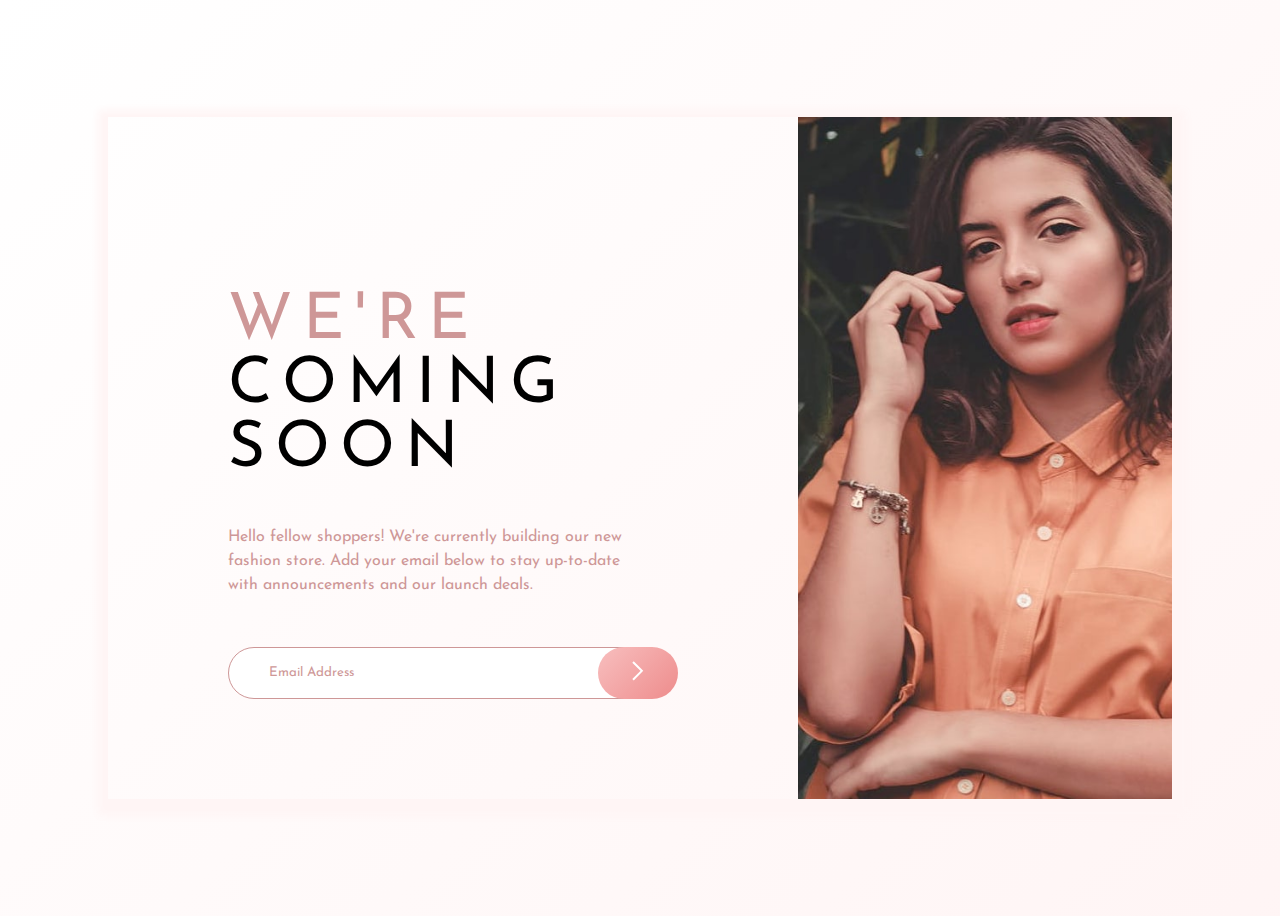
<file: Base Apparel coming soon page/index.html>
<!DOCTYPE html>
<html lang="en">
<head>
  <meta charset="UTF-8">
  <meta name="viewport" content="width=device-width, initial-scale=1.0">

  <link rel="icon" type="image/png" sizes="32x32" href="./images/favicon-32x32.png">
  <link rel="stylesheet" href="style.css"/>
  <link href="https://fonts.googleapis.com/css2?family=Josefin+Sans:wght@300;400;600&display=swap" rel="stylesheet">
  
  <title>Frontend Mentor | Base Apparel coming soon page</title>

</head>
<body>
  <div class="container">
    <div class="wrapper">
      <div class="form-box">
        <div class="form-box-content">
          <h1><span>We're</span> coming soon</h1>
          <p>
            Hello fellow shoppers! We're currently building our new fashion store. Add your email below to stay
            up-to-date with announcements and our launch deals.
          </p>
        </div>
        <form name="myForm" id="form" action="submit">
          <div class="form-wrapper">
            <input id="email" class="email" type="text" placeholder="Email Address"/>
            <img class="error-icon" src="images/icon-error.svg">
            <button type="submit" class="submit-email">
              <img src="images/icon-arrow.svg" alt=""/>
            </button>
          </div>
          <p class="invalid-email-message"></p>
        </form>
      </div>
      <div class="image-box"></div>
    </div>
  </div>

  <script src="main.js"></script>
</body>
</html>
</file>
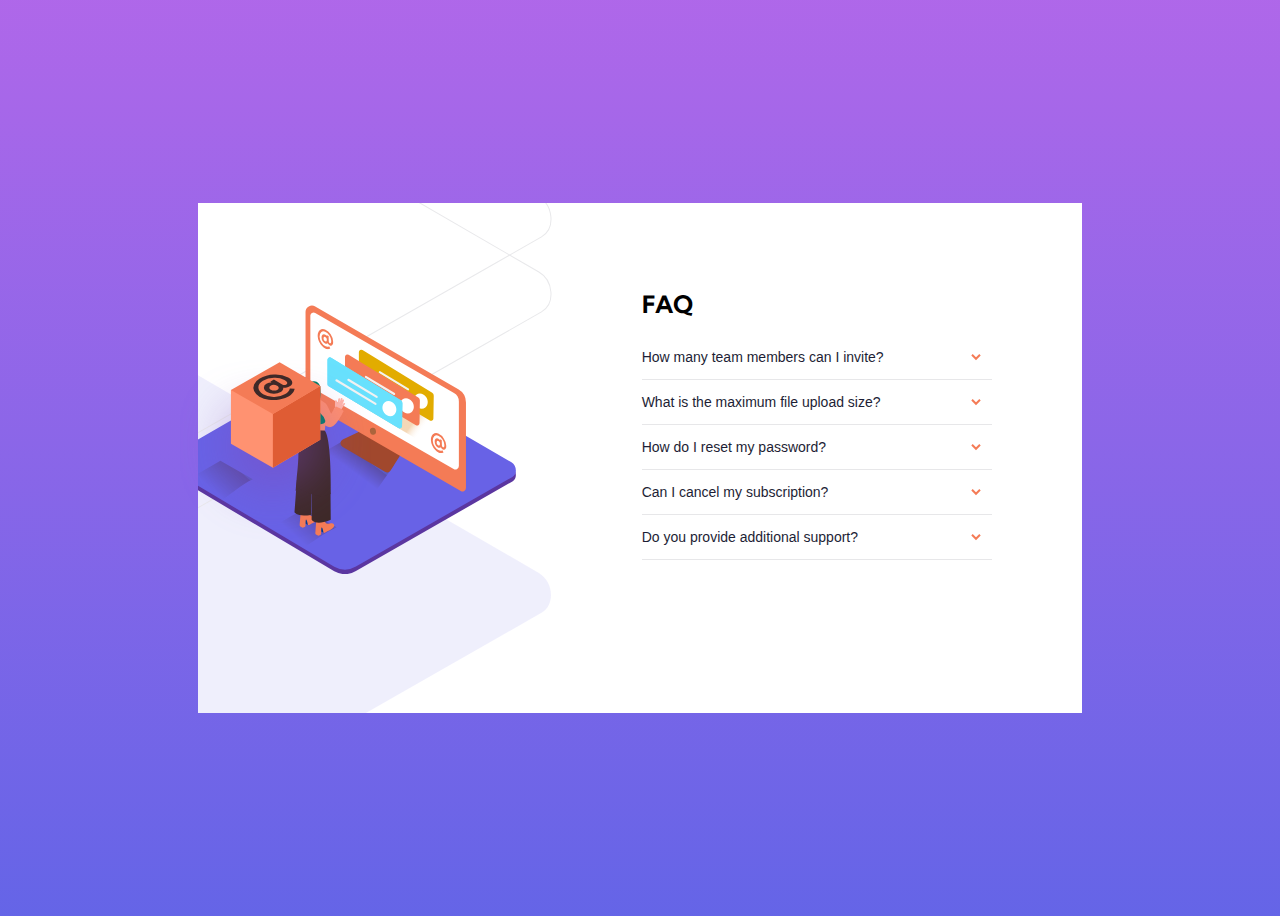
<file: Faq accordion card main/index.html>
<!DOCTYPE html>
<html lang="en">
<head>
  <meta charset="UTF-8">
  <meta name="viewport" content="width=device-width, initial-scale=1.0"> <!-- displays site properly based on user's device -->

  <link rel="icon" type="image/png" sizes="32x32" href="./images/favicon-32x32.png">
  <link rel="stylesheet" href="style.css"/>
  <link href="https://fonts.googleapis.com/css2?family=Kumbh+Sans:wght@400;700&display=swap" rel="stylesheet">
  
  <title>Single Price Grid Component</title>
<body>
  <div class="container">
    <div class="faq-section">
      <div class="image-section">
        <img class="women-image" src="images/illustration-woman-online-desktop.svg" alt=""/>
        <img class="box-image" src="images/illustration-box-desktop.svg" alt=""/>
      </div>
      <div class="content-section">
        <h1>FAQ</h1>
        <div class="accordion" id="accordion">
          <div class="accordion-item">
            <button class="accordion-header">
              <p>
                How many team members can I invite?
              </p>
              <img src="images/icon-arrow-down.svg" alt=""/>
            </button>
              <div class="accordion-body">
                <p>test</p>
              </div>
            </div>
          <div class="accordion-item">
            <button class="accordion-header">
              <p>
                What is the maximum file upload size?
              </p>
              <img src="images/icon-arrow-down.svg" alt=""/>
            </button>
              <div class="accordion-body">
                <p>No more than 2GB. All files in your account must fit your allotted storage space.</p>
              </div>
          </div>
          <div class="accordion-item">
            <button class="accordion-header">
              <p>
                How do I reset my password?
              </p>
              <img src="images/icon-arrow-down.svg" alt=""/>
            </button>
            <div class="accordion-body">
              <p>test</p>
            </div>
          </div>
          <div class="accordion-item">
            <button class="accordion-header">
              <p>
                Can I cancel my subscription?
              </p>
              <img src="images/icon-arrow-down.svg" alt=""/>
            </button>
            <div class="accordion-body">
              <p>test</p>
            </div>
          </div>
          <div class="accordion-item">
            <button class="accordion-header">
              <p>
                Do you provide additional support?
              </p>
              <img src="images/icon-arrow-down.svg" alt=""/>
            </button>
            <div class="accordion-body">
              <p>test</p>
            </div>
          </div>
        </div>
    </div>
  </div>
  </div>
    <script src="accordion.js"></script>
</body>
</html>
</file>
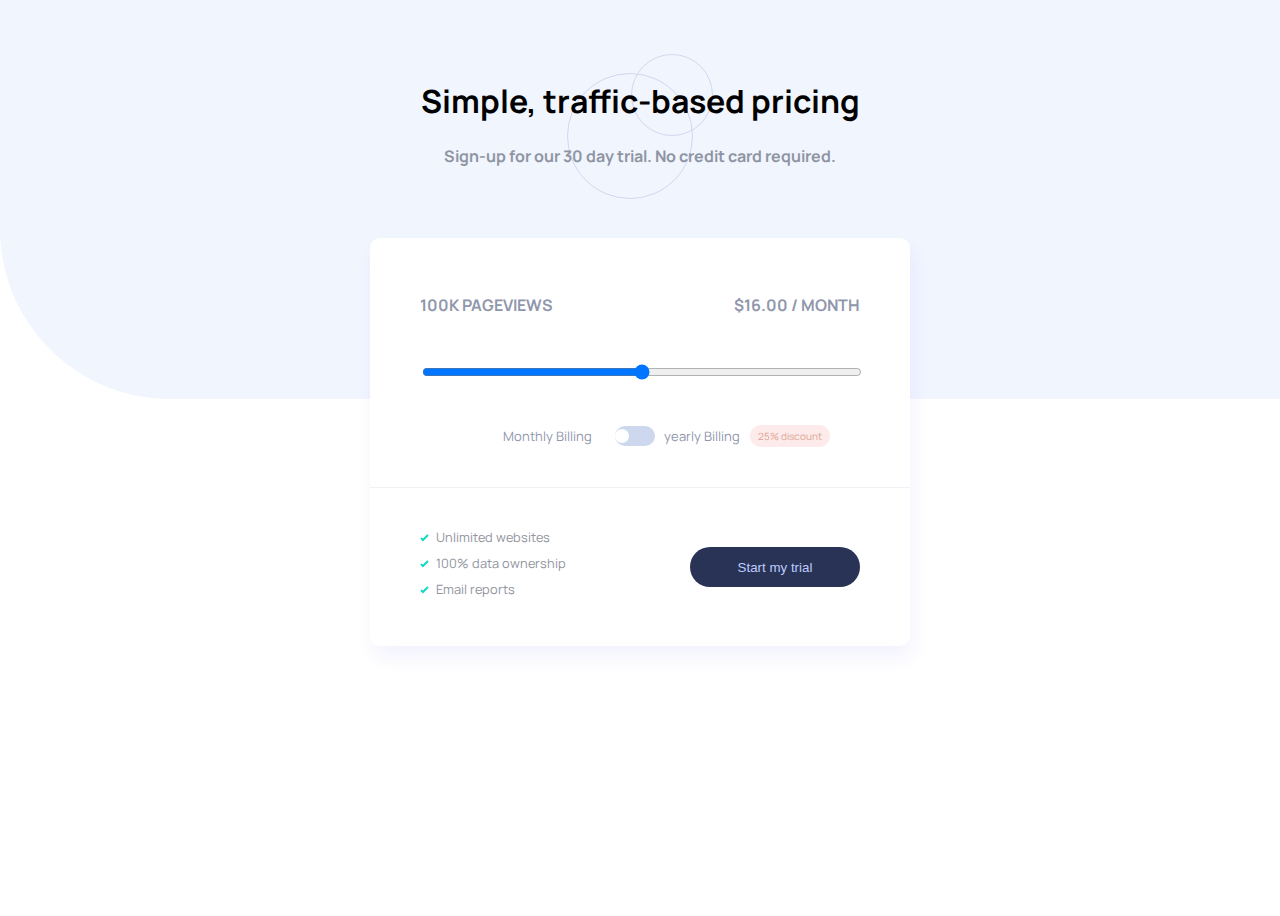
<file: Interactive pricing component main/index.html>
<!DOCTYPE html>
<html lang="en">
<head>
  <meta charset="UTF-8">
  <meta name="viewport" content="width=device-width, initial-scale=1.0">

  <link rel="icon" type="image/png" sizes="32x32" href="./images/favicon-32x32.png">
  <link rel="stylesheet" href="style.css"/>
  <link href="https://fonts.googleapis.com/css2?family=Manrope:wght@400;800&display=swap" rel="stylesheet">


  <title>Interactive pricing component</title>

</head>
<body>
  <div class="container">
    <div class="title">
      <h1>Simple, traffic-based pricing</h1>
      <h4>Sign-up for our 30 day trial. No credit card required.</h4>
      <img src="images/pattern-circles.svg" alt=""/>
    </div>
    <div class="wrapper">
      <div class="pricing-container">
        <div class="pricing">
          <p><span class="page-numbers">100k</span> pageviews</p>
          <p>$<span class="pricing-amount">16.00</span> / month</p>
        </div>
        <div class="pricing-slider">
          <input id="range" type="range" min="0" max="4" value="2" step="1" onchange="sliderValue()">
        </div>
        <div class="billing">
          <label>Monthly Billing</label>
          <label class="switch">
            <input class="checkbox" type="checkbox">
            <span class="slider round"></span>
          </label>
          <label>yearly Billing</label>
          <label class="discount">25% discount</label>
        </div>
      </div>
      <div class="benefits-container">
        <ul class="benefits-content">
          <li>Unlimited websites</li>
          <li>100% data ownership</li>
          <li>Email reports</li>
        </ul>
        <button>Start my trial</button>
      </div>
    </div>
  </div>

<script src="main.js"></script>
</body>
</html>
</file>
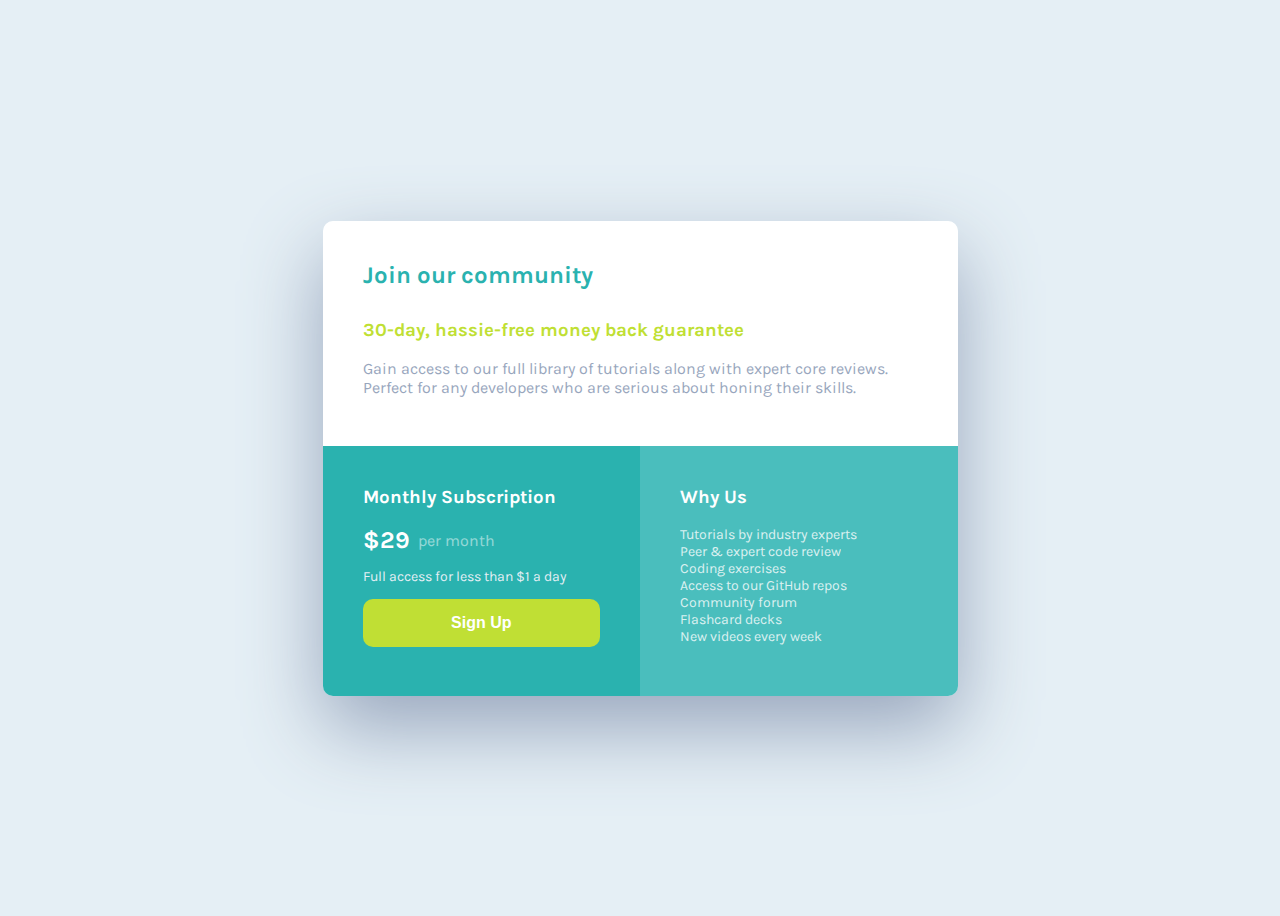
<file: Single price grid component master/index.html>
<!DOCTYPE html>
<html lang="en">
<head>
  <meta charset="UTF-8">
  <meta name="viewport" content="width=device-width, initial-scale=1.0"> <!-- displays site properly based on user's device -->

  <link rel="icon" type="image/png" sizes="32x32" href="./images/favicon-32x32.png">
  <link rel="stylesheet" href="style.css"/>
  <link href="https://fonts.googleapis.com/css2?family=Karla:wght@400;700&display=swap" rel="stylesheet">
  
  <title>Frontend Mentor | Single Price Grid Component</title>

  <style>
    .attribution { font-size: 11px; text-align: center; }
    .attribution a { color: hsl(228, 45%, 44%); }
  </style>
</head>
<body>

<div class="container">
  <div class="boxes">
    <div class="box1">
      <div class="box1-content">
        <h2>Join our community</h2>
        <h3>30-day, hassie-free money back guarantee</h3>
        <p>
          Gain access to our full library of tutorials along with expert core reviews.
          Perfect for any developers who are serious about honing their skills.
        </p>
      </div>
    </div>
    <div class="box2">
      <div class="box2-content">
        <h3>Monthly Subscription</h3>
        <div class="box2-content-amount">
          <span class="price">$29</span>
          <span class="month">per month</span>
        </div>
        <p>Full access for less than $1 a day</p>
        <button>Sign Up</button>
      </div>
    </div>
    <div class="box3">
      <div class="box3-content">
        <h3>Why Us</h3>
        <ul>
          <li>Tutorials by industry experts</li>
          <li>Peer &amp; expert code review</li>
          <li>Coding exercises</li>
          <li>Access to our GitHub repos</li>
          <li>Community forum</li>
          <li>Flashcard decks</li>
          <li>New videos every week</li>
        </ul>
      </div>
    </div>
  </div>
</div>

</body>
</html>
</file>
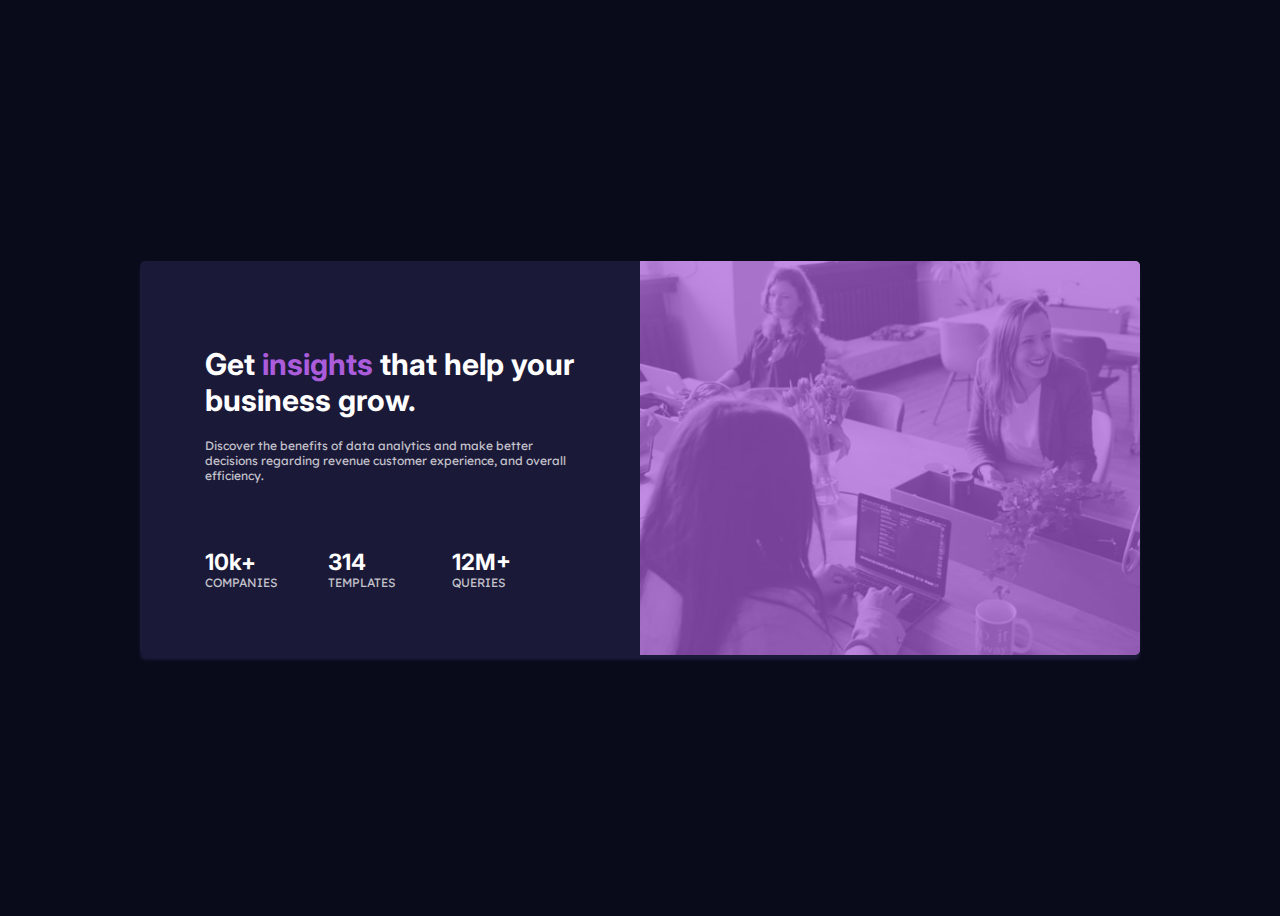
<file: Stats preview card component/index.html>
<!DOCTYPE html>
<html lang="en">
<head>
  <meta charset="UTF-8">
  <meta name="viewport" content="width=device-width, initial-scale=1.0">

  <link rel="icon" type="image/png" sizes="32x32" href="./images/favicon-32x32.png">
  <link rel="stylesheet" href="style.css">
  <link href="https://fonts.googleapis.com/css2?family=Inter:wght@400;700&family=Lexend+Deca&display=swap"
        rel="stylesheet">
  
  <title>Frontend Mentor | Stats preview card component</title>

</head>
<body>

  <div class="container">
    <div class="wrapper">
      <div class="content">
        <h1>
          Get <span>insights</span> that help
          your business grow.
        </h1>
        <p>
          Discover the benefits of data analytics and make better decisions regarding revenue customer experience,
          and overall efficiency.
        </p>
        <div class="content-footer">
          <div>
            <h2>10k+</h2>
            <p>Companies</p>
          </div>
          <div>
            <h2>314</h2>
            <p>Templates</p>
          </div>
          <div>
            <h2>12M+</h2>
            <p>Queries</p>
          </div>
        </div>
      </div>
      <div class="image">
        <div class="layer"></div>
      </div>
    </div>
  </div>

</body>
</html>
</file>
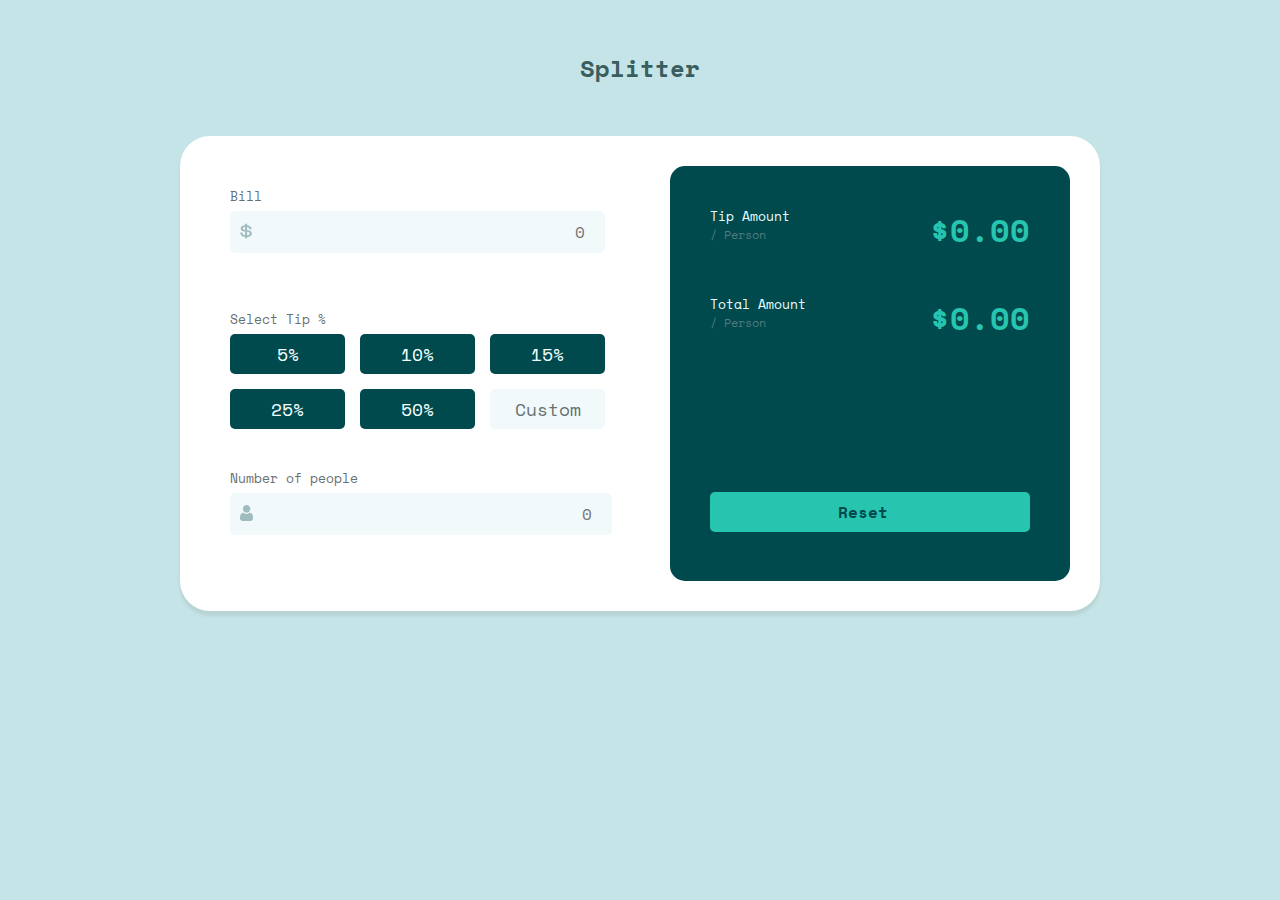
<file: Tip calculator app/index.html>
<!DOCTYPE html>
<html lang="en">
<head>
  <meta charset="UTF-8">
  <meta name="viewport" content="width=device-width, initial-scale=1.0">
  <link rel="icon" type="image/png" sizes="32x32" href="./images/favicon-32x32.png">
  <link href="https://fonts.googleapis.com/css2?family=Space+Mono:wght@400;700&display=swap" rel="stylesheet">
  <link rel="stylesheet" href="style.css"/>
  
  <title>Tip calculator app</title>

</head>
<body>
  <div class="container">
    <h2>Splitter</h2>
    <div class="wrapper">
      <div class="form-container">
        <form name="myForm" id="form" action="">
          <label class="bill">Bill</label>
          <input class="bill-input" type="text" placeholder="0">
          <img class="dollar-img" src="images/icon-dollar.svg" alt=""/>
          <label class="tip">Select Tip %</label>
          <div class="tip-button-container">
            <button class="tip-button">5%</button>
            <button class="tip-button">10%</button>
            <button class="tip-button">15%</button>
            <button class="tip-button">25%</button>
            <button class="tip-button">50%</button>
            <input class="custom-tip" type="text" placeholder="Custom">
          </div>
          <div class="people-container">
            <label class="people">Number of people</label>
            <input class="people-input" type="text" placeholder="0">
            <img src="images/icon-person.svg" alt=""/>
            <label class="error-people-count">Can't be zero</label>
          </div>
        </form>
      </div>
      <div class="result-container">
        <div class="amount">
          <div class="amount-content">
            <p>Tip Amount</p>
            <p class="amount-content-person">/ Person</p>
          </div>
          <div class="tip-amount-value">
            <span>$0.00</span>
          </div>
        </div>
        <div class="amount">
          <div class="amount-content">
            <p>Total Amount</p>
            <p class="amount-content-person">/ Person</p>
          </div>
          <div class="total-amount-value">
            <span>$0.00</span>
          </div>
        </div>
        <button class="reset-button">Reset</button>
      </div>
    </div>
  </div>

  <script src="main.js"></script>
</body>
</html>
</file>
<file: Base Apparel coming soon page/style.css>
body {
    background: linear-gradient(135deg, hsl(0, 0%, 100%), hsl(0, 100%, 98%));
    font-size: 16px;
    font-family: 'Josefin Sans';
}

.container {
    height: 100vh;
    display: flex;
    justify-content: center;
    align-items: center;
    margin: auto 100px;
}

.wrapper {
    display: grid;
    grid-template-columns: repeat(2, 1fr);
    box-shadow: 2px 5px 8px 12px hsl(0deg 100% 98%);
}

.form-box {
    margin: 130px 150px 100px 120px;
}

.form-box h1 {
    font-size: 64px;
    margin-right: 80px;
    text-transform: uppercase;
    font-weight: normal;
    letter-spacing: 10px;
}

.form-box h1 span, .form-box p  {
    color: hsl(0, 36%, 70%);
}

.form-box p {
    line-height: 1.5;
}

form {
    margin-top: 50px;
}

.form-wrapper{
    width:100%;
    position:relative;
}

.form-wrapper input {
    height: 50px;
    width: 100%;
    padding: 0;
    border-radius: 40px;
    border: 1px solid hsl(0, 36%, 70%);
}

.form-wrapper input {
    outline: none;
    font-family: 'Josefin Sans';
    padding-left: 20px;
}

.form-wrapper input::placeholder {
    padding-left: 20px;
    color: hsl(0, 36%, 70%);
}

.form-wrapper button {
    background-image: linear-gradient(135deg, hsl(0, 80%, 86%), hsl(0, 74%, 74%));
    position: absolute;
    top: 0;
    right: -30px;
    width: 80px;
    height: 52px;
    border: none;
    border-radius: 40px;
    cursor: pointer;
}

.form-wrapper button:hover {
    background-image: linear-gradient(135deg, #fad8d7, #f8cccd);
}

.image-box {
    background-image: url("images/hero-desktop.jpg");
    background-repeat: no-repeat;
    background-size: cover;
}

form .invalid-email-message {
    margin: 5px 20px;
    color: #de6c6c;
    font-size: 12px;
    display: none;
}

.error-icon {
    position: absolute;
    top: 15px;
    right: 80px;
    display: none;
}
</file>
<file: Faq accordion card main/style.css>
body {
    font-family: 'Kumbh Sans', sans-serif;
    background-image: linear-gradient(hsl(273, 75%, 66%), hsl(240, 73%, 65%));
    font-size: 12px;
    position: relative;
}

.container {
    height: 100vh;
    display: flex;
    justify-content: center;
    align-items: center;
}

.faq-section {
    display: grid;
    grid-template-columns: 1fr 1.5fr;
    background-color: white;
    height: 510px;
    max-width: 920px
}

.image-section {
    background-image: url("images/bg-pattern-desktop.svg");
    background-position: right;
    position: relative;
    background-position: right 0% bottom 35%;
    overflow: hidden;
}

.women-image {
    width: 100%;
    position: absolute;
    top: 20%;
    left: -10%;
}

.box-image {
    top: 40%;
    right: 71%;
    position: fixed;
}

.content-section {
    padding: 70px 90px;
}

.accordion {
    width: 350px;
}

.accordion-header {
    display: grid;
    grid-template-columns: 1fr 0.1fr;
    width: 100%;
    font-size: 14px;
    border: none;
    border-bottom: 1px solid hsl(240, 5%, 91%);
    color: hsl(238, 29%, 16%);
    background-color: unset;
    text-align: start;
    cursor: pointer;
    padding: 0;
}

.accordion-header:hover, .accordion-header:active {
    color: hsl(14, 88%, 65%);
}

.accordion-header img {
    margin: auto;
}

.accordion-body {
    display: none;
}
.accordion-body p {
    margin-top: 0;
    font-size: 13px;
    color: hsl(240, 6%, 50%);
    padding-right: 40px;
}


.accordion-header.is-open {
    font-weight: bold;
    border-bottom: none;
}

.accordion-header.is-open + .accordion-body {
    display: block;
    border-bottom: 1px solid hsl(240, 5%, 91%);
}

@media (max-width: 768px) {
    .box-image {
        right: 40%;
    }
}
</file>
<file: Interactive pricing component main/style.css>
body {
    font-family: 'Manrope', sans-serif;
    background-image: url("images/bg-pattern.svg");
    background-repeat: no-repeat;
    background-size: contain;
}

.container {
    height: 100vh;
    display: flex;
    flex-direction: column;
    align-items: center;
}

.title {
    text-align: center;
    padding: 50px 0;
    position: relative;
}

.title img {
    position: absolute;
    left: 50%;
    transform: translateX(-50%);
    top: 20%;
    z-index: -1;
}

.title h4 {
    color: #8e94a2;
}

.wrapper {
    background-color: white;
    border-radius: 10px;
    width: 540px;
    box-shadow: 3px 12px 20px 0px rgb(0 7 236 / 5%);
}

.pricing-container {
    padding: 40px 50px;
    border-bottom: 1px solid #f1f0f5;
}

.pricing {
    display: flex;
    flex-direction: row;
    justify-content: space-between;
    padding-bottom: 30px;
}

.pricing p {
    color: #9096ac;
    text-transform: uppercase;
    font-weight: bold;
}

.pricing-slider {
    padding-bottom: 40px;
}

.billing {
    color: #9096ac;
    font-size: 13px;
    margin-right: 30px;
    display: flex;
    align-items: center;
    justify-content: flex-end;
}

.switch {
    position: relative;
    display: inline-block;
    width: 40px;
    height: 20px;
    margin-right: 1rem;
    margin-left: 1rem;
}

.switch input {
    opacity: 0;
    width: 0;
    height: 0;
}

.slider {
    position: absolute;
    cursor: pointer;
    width: 100%;
    height: 100%;
    background-color: #cdd7ee;
    -webkit-transition: 0.4s;
    transition: 0.4s;
}

.slider:before {
    position: absolute;
    content: "";
    height: 14px;
    width: 14px;
    left: 0;
    bottom: 3px;
    background: white;
    -webkit-transition: 0.4s;
    transition: 0.4s;
}

input:checked + .slider {
    background: #10d5c2;
}

input:focus + .slider {
    box-shadow: 0 0 1px #2196F3;
}

input:checked + .slider:before {
    -webkit-transform: translateX(26px);
    -ms-transform: translateX(26px);
    transform: translateX(26px);
}

.slider.round {
    border-radius: 34px;
}

.slider.round:before {
    border-radius: 50%;
}

.pricing-slider input {
    width: 100%;
    border: none;
    background: linear-gradient(
            90deg
            , #a5f3eb 50%, #eaeefb 50%);
    outline: none;
}

.discount {
    margin-left: 10px;
    background-color: #fdebeb;
    padding: 4px 8px;
    border-radius: 25px;
    color: #dca392;
    font-size: 10px;
}

.benefits-container {
    display: flex;
    flex-direction: row;
    justify-content: space-between;
    align-items: center;
    padding: 40px 50px;
    font-size: 0.8rem
}

.benefits-container ul {
    list-style-image: url('images/icon-check.svg');
    margin: 0;
    padding: 0;
    color: #90949d;
}

.benefits-container ul li {
    padding-bottom: 0.5rem;
    margin-left: 1rem;
}

.benefits-container button {
    height: 40px;
    width: 170px;
    background-color: #293356;
    border: none;
    border-radius: 25px;
    cursor: pointer;
    color: #bdccff;
}

.benefits-container button:hover {
    color: white;
}
</file>
<file: Single price grid component master/style.css>
body {
    font-family: 'Karla', sans-serif;
    background-color: hsl(204, 43%, 93%);
}

.container {
    height: 100vh;
    display: flex;
    justify-content: center;
    align-items: center;
}

.boxes {
    width: 635px;
    height: 475px;
    display: grid;
    grid-template-columns: repeat(2, 1fr);
    overflow: hidden;
    border-radius: 10px;
    box-shadow: 0 32px 80px rgb(152 166 189);
    color: white;
}

.box1 {
    grid-column: 1 / 3;
    grid-row-start: 1;
    background-color: white;
}

.box1-content {
    margin: 40px;
}

.box2-content-amount {
    display: flex;
    align-items: center;
}

.box1-content h2 {
    color: hsl(179, 62%, 43%);
}

.box1-content h3 {
    color: hsl(71, 73%, 54%);
    margin-top: 30px;
}

.box1-content p {
    color: hsl(218, 22%, 67%);
    margin-top: 10px;
}

.box2 {
    grid-column: 1 / 2;
    grid-row-start: 2;
    background-color: #2ab2af;
}

.box2-content {
    margin: 40px;
}

.price {
    font-size: 24px;
    font-weight: 700;
    margin-right: 8px;
}

.month {
    opacity: 0.5;
}

.box2-content p {
    color: #e5eff5;
    font-size: 14px;
}

.box2-content button {
    padding: 15px 0;
    background-color: #c0df34;
    box-shadow: 0 24px 48px (0 0 0 / 15%);
    color: white;
    border: none;
    border-radius: 10px;
    width: 100%;
    cursor: pointer;
    font-size: 16px;
    font-weight: 700;
}

.box3 {
    grid-column: 2 / 3;
    grid-row-start: 2;
    background-color: #4abebd;
}

.box3-content {
    margin: 40px;
}

.box3-content ul {
    list-style-type: none;
    padding: 0;
}

.box3-content ul li {
    font-size: 14px;
    opacity: 0.8;
}
</file>
<file: Stats preview card component/style.css>
body {
    background-color: hsl(233, 47%, 7%);
    color: hsl(0, 0%, 100%);
    font-size: 15px;
}

.container {
    height: 100vh;
    display: flex;
    justify-content: center;
    align-items: center;
    margin: auto;
    max-width: 1000px;
}

.wrapper {
    display: grid;
    grid-template-columns: repeat(2, 1fr);
    overflow: hidden;
    border-radius: 5px;
    box-shadow: 0 5px 3px hsl(244, 38%, 16%);
}

.content {
    padding: 65px;
    background-color: hsl(244, 38%, 16%);
}

.content h1 span {
    color:hsl(277, 64%, 61%);
}

.image {
    background-image: url("images/image-header-desktop.jpg");
    background-repeat: no-repeat;
    background-size: cover;
    position: relative;
}

.layer {
    background-color: rgba(170, 92, 219, 0.7);
    position: absolute;
    top: 0;
    left: 0;
    width: 100%;
    height: 100%;
}

h1, h2 {
    font-family: 'Inter', sans-serif;
}

p {
    font-family: 'Lexend Deca', sans-serif;
    color: hsla(0, 0%, 100%, 0.75);
    font-size: 12px;
}

.content-footer {
    display: grid;
    grid-template-columns: repeat(3, 1fr);
    margin-top: 65px;
    align-items: center;
}

.content-footer h2, .content-footer p {
    margin: 0;
}

.content-footer p {
    text-transform: uppercase;
}

@media (max-width: 425px) {
    .container {
        height: unset;
    }

    .wrapper {
        grid-template-rows: repeat(2, 0.4fr);
        grid-template-columns: unset;
        margin: 85px 20px;
    }

    .content {
        grid-row-start: 2;
        padding: 40px 30px;
        text-align: center;
    }

    .image {
        height: 240px;
        grid-row-start: 1;
    }

    .content-footer {
        display: flex;
        flex-direction: column;
        margin-top: 5px;
        align-items: center;
    }

    .content-footer div{
        margin-top: 40px;
    }
}
</file>
<file: Tip calculator app/style.css>
body {
    background-color: hsl(185, 41%, 84%);
    font-family: 'Space Mono', sans-serif;
}

.container {
    justify-content: center;
    align-items: center;
    margin: auto;
    max-width: 920px;
}

h2 {
    text-align: center;
    color: #3a5d5f;
    margin: 50px 0;
}

.wrapper {
    display: grid;
    grid-template-columns: repeat(2, 1fr);
    background-color: hsl(0, 0%, 100%);
    border-radius: 30px;
    box-shadow: 0 5px 3px hsl(183deg 26% 78%);
    color: #667173;
    font-size: 13px;
}

.form-container {
    margin: 50px 20px 50px 50px;
}

form {
    display: flex;
    flex-direction: column;
}

.tip-button-container {
    display: grid;
    grid-template-columns: repeat(3, 1fr);
}

.tip {
    margin-bottom: 5px;
}

.tip-button, .custom-tip {
    width: 115px;
    padding: 0;
    margin-bottom: 15px;
    height: 40px;
    background-color: hsl(183, 100%, 15%);
    color: #f2ffff;
    font-size: 18px;
    font-family: 'Space Mono', sans-serif;
    border: none;
    border-radius: 5px;
}

.tip-button:hover {
    background-color: #9fe8df;
    color: hsl(183, 100%, 15%);
    cursor: pointer;
}

.custom-tip {
    background-color: #f1f9fb;
    text-align: right;
}

.custom-tip::placeholder {
    text-align: center;
    color: #667173;
}

.bill-input, .people-input, .reset-button {
    height: 40px;
    background-color: #f1f9fb;
    border: none;
    border-radius: 5px;
    text-align: right;
    padding-right: 20px;
    font-size: 16px;
    font-family: 'Space Mono', sans-serif;
    position: relative;
}

.bill-input {
    margin-bottom: 40px;
    margin-top: 5px;
    margin-right: 15px;
}

.people-container {
    margin-top: 24px;
    padding-right: 30px;
}

.people-input {
    width: 100%;
    margin: 5px 0;
}

img {
    position: relative;
    top: -35px;
    left: 10px;
    width: 13px;
    height: 16px;
}

.dollar-img {
    top: -70px;
}

.error-people-count {
    color: #be8784;
    display: none;
}

.result-container {
    background-color: hsl(183, 100%, 15%);
    margin: 30px;
    border-radius: 15px;
}

.amount {
    margin-top: 40px;
    display: grid;
    grid-template-columns: repeat(2, 1fr);
    padding: 0 40px;
}

.amount p {
    margin: 0;
    color: #ebffff;
}

.amount .amount-content-person {
    font-size: 12px;
    color: #4e7b7e;
}

.tip-amount-value, .total-amount-value {
    text-align: right;
    color: #27c4af;
    font-size: 32px;
    font-weight: bold;
}

.reset-button {
    width: calc(100% - 80px);
    margin-left: 40px;
    margin-top: 150px;
    color: hsl(183, 100%, 15%);
    font-weight: bold;
    text-align: center;
    background-color: #27c4af;
    cursor: pointer;
}

.reset-button:hover {
    background-color: #9fe8df;
}
</file>
